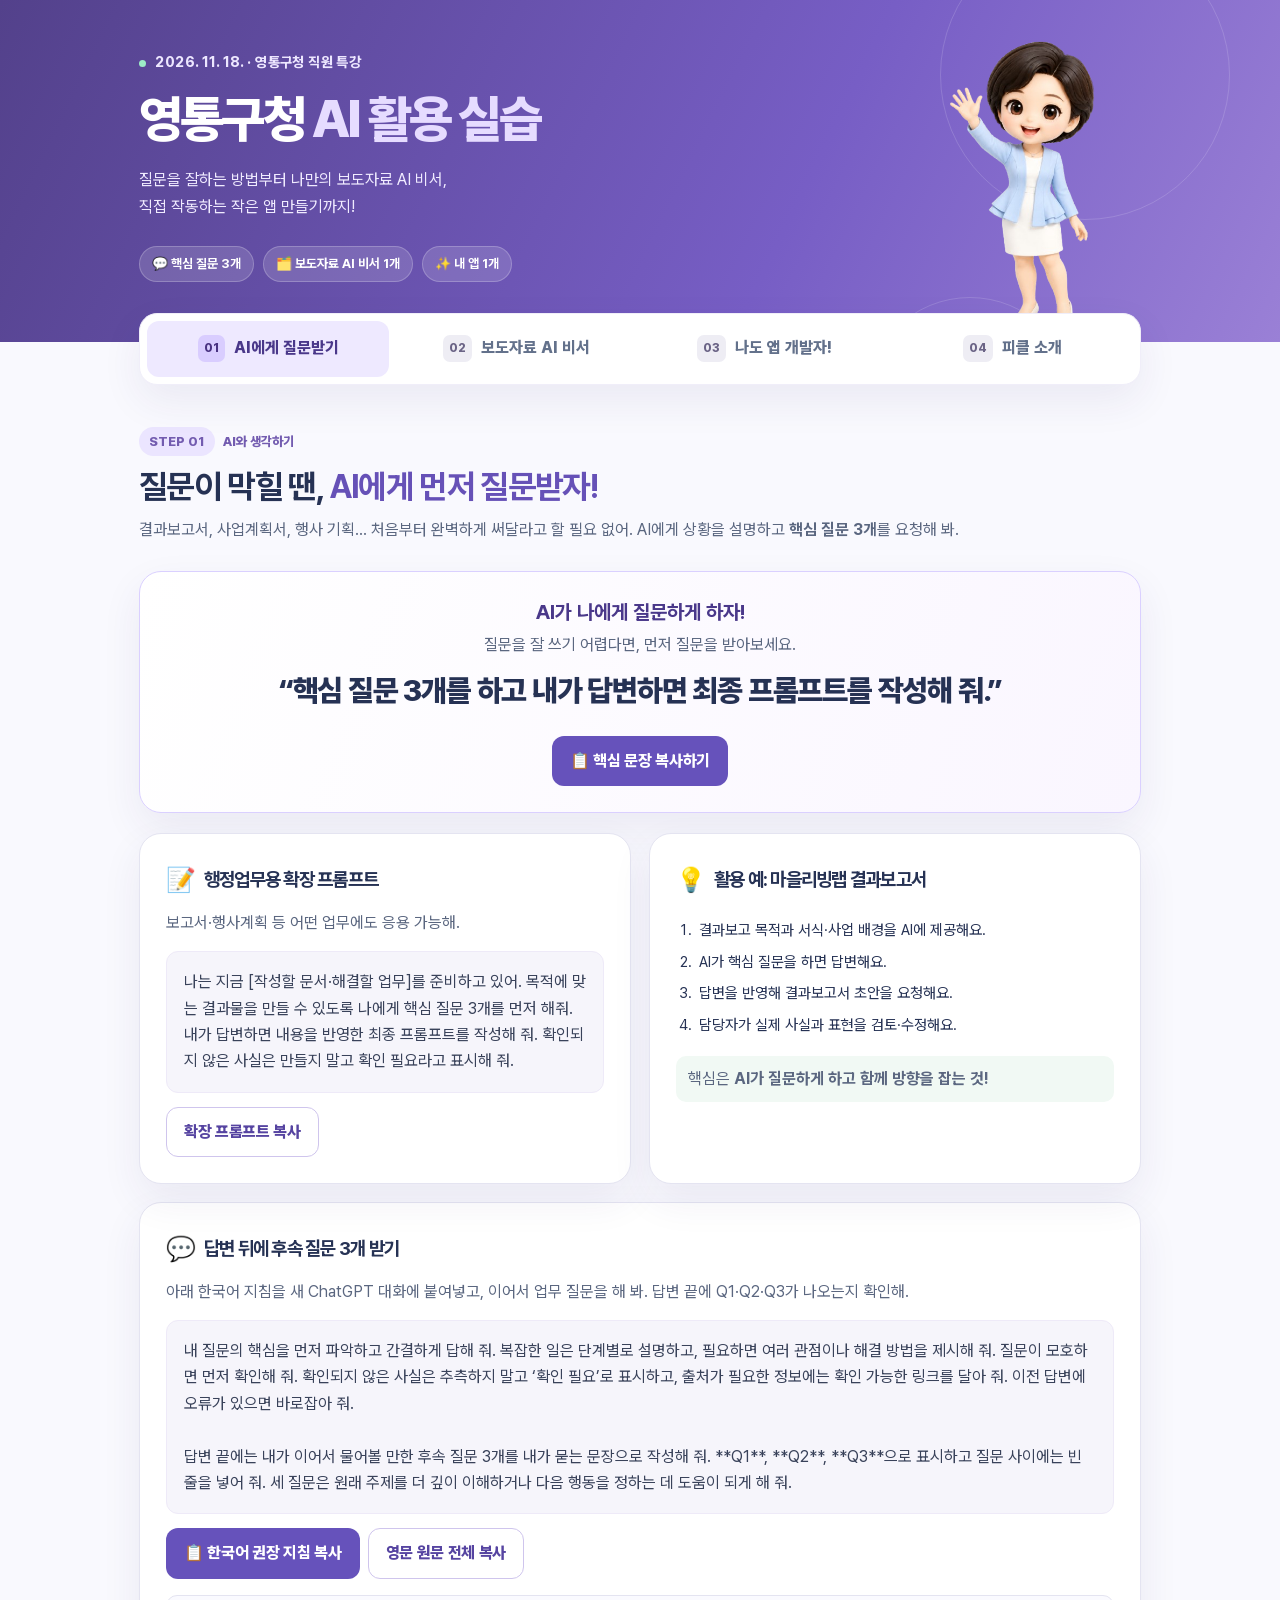
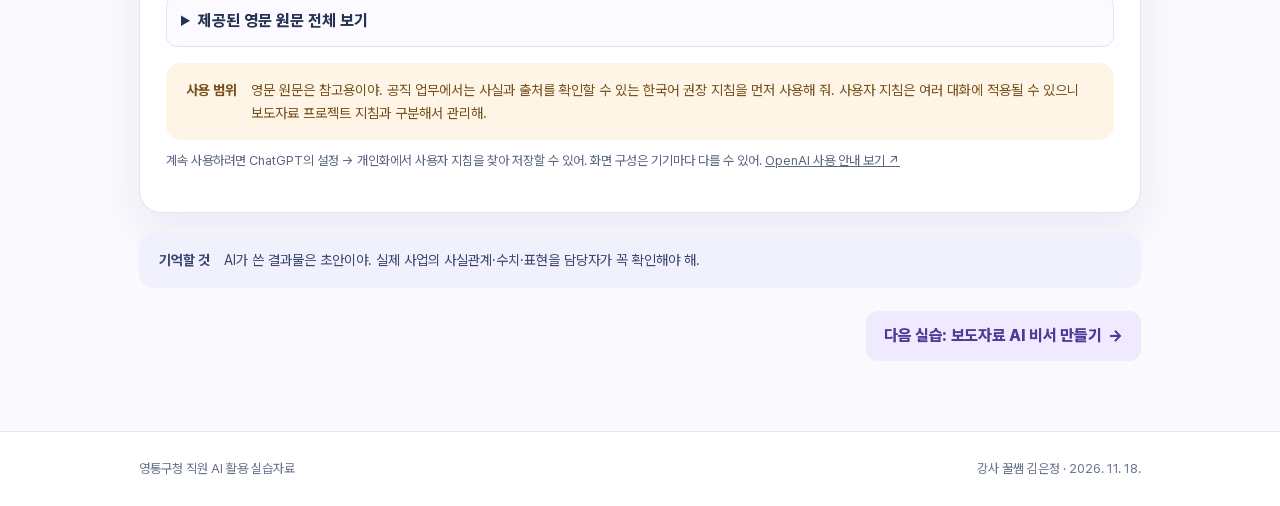
<file: index.html>
<!doctype html>
<html lang="ko">
<head>
  <meta charset="utf-8" />
  <meta name="viewport" content="width=device-width, initial-scale=1" />
  <meta name="theme-color" content="#6854bf" />
  <meta name="description" content="영통구청 AI 활용 실습: 핵심 질문, 보도자료 AI 비서, 나만의 앱 만들기와 피클 소개" />
  <link rel="canonical" href="https://33kej1002-lgtm.github.io/yeongtong-ai-class/" />
  <meta property="og:type" content="website" />
  <meta property="og:locale" content="ko_KR" />
  <meta property="og:site_name" content="영통구청 AI 활용 실습" />
  <meta property="og:title" content="영통구청 AI 활용 실습" />
  <meta property="og:description" content="질문을 잘하는 방법부터 나만의 보도자료 AI 비서, 직접 작동하는 작은 앱 만들기까지!" />
  <meta property="og:url" content="https://33kej1002-lgtm.github.io/yeongtong-ai-class/" />
  <meta property="og:image" content="https://33kej1002-lgtm.github.io/yeongtong-ai-class/assets/class-poster.png" />
  <meta property="og:image:type" content="image/png" />
  <meta property="og:image:width" content="1122" />
  <meta property="og:image:height" content="1402" />
  <meta property="og:image:alt" content="영통구청 직원 대상 AI 활용 특강 안내 포스터" />
  <title>영통구청 AI 활용 실습 | 꿀쌤 김은정</title>
  <link rel="preload" href="assets/PretendardVariable.woff2" as="font" type="font/woff2" crossorigin />
  <link rel="stylesheet" href="style.css?v=poster-20261113" />
  <script defer src="data.js"></script>
  <script defer src="app.js"></script>
</head>
<body>
  <a class="skip-link" href="#main">본문 바로가기</a>
  <header class="hero">
    <div class="hero-inner content-width">
      <div class="hero-orbit orbit-one" aria-hidden="true"></div><div class="hero-orbit orbit-two" aria-hidden="true"></div>
      <p class="eyebrow"><span class="eyebrow-dot"></span> 2026. 11. 18. · 영통구청 직원 특강</p>
      <h1>영통구청 <span>AI 활용 실습</span></h1>
      <p class="hero-description">질문을 잘하는 방법부터 나만의 보도자료 AI 비서,<br class="desktop-only" /> 직접 작동하는 작은 앱 만들기까지!</p>
      <div class="hero-metrics" aria-label="오늘의 실습 목표">
        <span>💬 핵심 질문 3개</span><span>🗂️ 보도자료 AI 비서 1개</span><span>✨ 내 앱 1개</span>
      </div>
      <img class="hero-character" src="assets/hero-character.png" alt="" aria-hidden="true" width="433" height="577" decoding="async" fetchpriority="high" />
    </div>
  </header>

  <main id="main" class="content-width">
    <div class="module-nav" aria-label="강의 실습 메뉴" role="tablist">
      <button id="tab-ask" class="tab active" data-tab="ask" role="tab" aria-controls="panel-ask" aria-selected="true"><span class="tab-number">01</span><span>AI에게 질문받기</span></button>
      <button id="tab-press" class="tab" data-tab="press" role="tab" aria-controls="panel-press" aria-selected="false"><span class="tab-number">02</span><span>보도자료 AI 비서</span></button>
      <button id="tab-apps" class="tab" data-tab="apps" role="tab" aria-controls="panel-apps" aria-selected="false"><span class="tab-number">03</span><span>나도 앱 개발자!</span></button>
      <button id="tab-pickle" class="tab" data-tab="pickle" role="tab" aria-controls="panel-pickle" aria-selected="false"><span class="tab-number">04</span><span>피클 소개</span></button>
    </div>

    <section class="module-panel" id="panel-ask" role="tabpanel" aria-labelledby="tab-ask">
      <div class="section-intro">
        <div class="section-kicker"><span class="step-chip">STEP 01</span><span>AI와 생각하기</span></div>
        <h2>질문이 막힐 땐, <em>AI에게 먼저 질문받자!</em></h2>
        <p>결과보고서, 사업계획서, 행사 기획… 처음부터 완벽하게 써달라고 할 필요 없어. AI에게 상황을 설명하고 <strong>핵심 질문 3개</strong>를 요청해 봐.</p>
      </div>
      <div class="feature-card magic-card">
        <h3 class="magic-title">AI가 나에게 질문하게 하자!</h3>
        <p>질문을 잘 쓰기 어렵다면, 먼저 질문을 받아보세요.</p>
        <div class="magic-quote" id="question-short"></div>
        <button type="button" class="button button-primary" id="copy-question-short">📋 핵심 문장 복사하기</button>
      </div>
      <div class="two-col">
        <article class="panel-card">
          <div class="card-topline"><span class="mini-icon">📝</span><h3>행정업무용 확장 프롬프트</h3></div>
          <p>보고서·행사계획 등 어떤 업무에도 응용 가능해.</p>
          <div class="prompt-preview" id="question-full"></div>
          <button class="button button-outline" id="copy-question-full" type="button">확장 프롬프트 복사</button>
        </article>
        <article class="panel-card">
          <div class="card-topline"><span class="mini-icon">💡</span><h3>활용 예: 마을리빙랩 결과보고서</h3></div>
          <ol class="compact-steps">
            <li>결과보고 목적과 서식·사업 배경을 AI에 제공해요.</li>
            <li>AI가 핵심 질문을 하면 답변해요.</li>
            <li>답변을 반영해 결과보고서 초안을 요청해요.</li>
            <li>담당자가 실제 사실과 표현을 검토·수정해요.</li>
          </ol>
          <p class="hint">핵심은 <strong>AI가 질문하게 하고 함께 방향을 잡는 것!</strong></p>
        </article>
      </div>
      <article class="panel-card example-card" aria-labelledby="user-instruction-title">
        <div class="card-topline"><span class="mini-icon" aria-hidden="true">💬</span><h3 id="user-instruction-title">답변 뒤에 후속 질문 3개 받기</h3></div>
        <p>아래 한국어 지침을 새 ChatGPT 대화에 붙여넣고, 이어서 업무 질문을 해 봐. 답변 끝에 Q1·Q2·Q3가 나오는지 확인해.</p>
        <div class="prompt-preview" id="user-instruction-recommended"></div>
        <div class="button-row">
          <button class="button button-primary" id="copy-user-instruction-recommended" type="button">📋 한국어 권장 지침 복사</button>
          <button class="button button-outline" id="copy-user-instruction-original" type="button">영문 원문 전체 복사</button>
        </div>
        <details class="accordion"><summary>제공된 영문 원문 전체 보기</summary><pre class="full-prompt" id="user-instruction-original"></pre></details>
        <div class="note warning-note"><strong>사용 범위</strong><span>영문 원문은 참고용이야. 공직 업무에서는 사실과 출처를 확인할 수 있는 한국어 권장 지침을 먼저 사용해 줘. 사용자 지침은 여러 대화에 적용될 수 있으니 보도자료 프로젝트 지침과 구분해서 관리해.</span></div>
        <p class="small-message">계속 사용하려면 ChatGPT의 설정 → 개인화에서 사용자 지침을 찾아 저장할 수 있어. 화면 구성은 기기마다 다를 수 있어. <a href="https://learn.chatgpt.com/docs/personalize" target="_blank" rel="noopener noreferrer">OpenAI 사용 안내 보기 ↗</a></p>
      </article>
      <div class="note neutral-note"><strong>기억할 것</strong><span>AI가 쓴 결과물은 초안이야. 실제 사업의 사실관계·수치·표현을 담당자가 꼭 확인해야 해.</span></div>
      <div class="next-area"><button type="button" class="button button-next" data-goto="press">다음 실습: 보도자료 AI 비서 만들기 <span aria-hidden="true">→</span></button></div>
    </section>

    <section class="module-panel" id="panel-press" role="tabpanel" aria-labelledby="tab-press" hidden>
      <div class="section-intro">
        <div class="section-kicker"><span class="step-chip">STEP 02</span><span>업무 비서 만들기</span></div>
        <h2>한 번 만들어 두면 계속 쓰는 <em>보도자료 AI 비서</em></h2>
        <p>ChatGPT <strong>프로젝트</strong>를 만들고 꿀쌤이 준비한 <strong>수원시 영통구 보도자료 AI비서 운영 지침 원문</strong>을 넣어 보자.</p>
      </div>
      <div class="section-action-bar"><span class="action-instruction">먼저 ChatGPT에 로그인해 줘.</span><a class="button button-primary" href="https://chatgpt.com/" target="_blank" rel="noopener noreferrer">ChatGPT 열기 ↗</a></div>
      <div class="steps-row" aria-label="보도자료 AI 비서 만들기 5단계">
        <div><b>1</b><span>로그인</span></div><div><b>2</b><span>새 프로젝트</span></div><div><b>3</b><span>지침 설정</span></div><div><b>4</b><span>PDF 2개 업로드</span></div><div><b>5</b><span>포스터 첨부·검토</span></div>
      </div>
      <div class="two-col press-columns">
        <article class="panel-card primary-panel">
          <div class="card-overline">프로젝트 지침 · 원문 전체 포함</div>
          <div class="card-topline"><span class="mini-icon">🗂️</span><h3>수원시 영통구 보도자료 AI비서</h3></div>
          <p>프로젝트 이름을 <strong>나의 보도자료 작성 비서</strong>로 입력하고, 아래 버튼으로 지침 <strong>전체</strong>를 복사해서 프로젝트 설정의 <strong>지침</strong>에 붙여넣어.</p>
          <div class="button-row">
            <button class="button button-primary" type="button" id="copy-press">📋 보도자료 프로젝트 지침 전체 복사</button>
            <button class="button button-outline" type="button" id="download-press">TXT 다운로드</button>
          </div>
          <details class="accordion" id="press-details"><summary>지침 원문 전체 펼쳐서 보기 <span aria-hidden="true">⌄</span></summary><pre class="full-prompt" id="press-full"></pre></details>
          <p class="small-message">지침의 제목·기사체·역피라미드 구성·관계자 발언 금지·사실 검증 규칙이 모두 포함돼 있어. 요약본이 아니야.</p>
        </article>
        <article class="panel-card">
          <div class="card-overline">프로젝트 파일 · PDF 소스 2개</div>
          <div class="card-topline"><span class="mini-icon">📚</span><h3>소스1·소스2를 프로젝트에 올리기</h3></div>
          <p>아래 PDF를 각각 내려받아 ChatGPT 프로젝트의 파일에 직접 업로드해 줘. 지침을 복사하는 것과는 별도 단계야.</p>
          <div class="button-row">
            <a class="button button-outline" href="assets/source1_press_release_form.pdf" download="00부서 보도자료.pdf">소스1(보도자료서식) 다운로드</a>
            <a class="button button-outline" href="assets/source2_press_release_guidelines.pdf" download="보도자료 작성요령 및 e-수원뉴스 등록매뉴얼.pdf">소스2(보도자료작성요령) 다운로드</a>
          </div>
          <div class="note neutral-note"><strong>업로드 순서</strong><span>두 PDF는 프로젝트의 참고 파일로 올리고, 아래 포스터 이미지는 보도자료를 요청하는 대화에 첨부해 줘.</span></div>
        </article>
      </div>
      <article class="panel-card example-card">
        <div class="card-topline"><span class="mini-icon">🖼️</span><h3>포스터 이미지로 보도자료 작성하기</h3><span class="pill training-pill">사전 홍보 문장 연습</span></div>
        <p>왼쪽은 강의 안내 이미지야. 보도자료 실습에는 오른쪽 교통포럼 포스터를 내려받아 방금 만든 프로젝트의 대화에 첨부해 줘. 아래 요청문도 함께 입력할 수 있어.</p>
        <div class="poster-pair">
          <figure class="poster-item">
            <img class="practice-poster" src="assets/class-poster.png" alt="영통구청 직원 대상 AI 활용 특강 안내 포스터" width="1122" height="1402" loading="lazy" />
            <figcaption>강의 안내 이미지</figcaption>
          </figure>
          <figure class="poster-item">
            <img class="practice-poster" src="assets/press_practice_poster.png" alt="제12회 교통정책발전포럼 실습용 행사 포스터" width="513" height="725" loading="lazy" />
            <figcaption>보도자료 실습 이미지 · 교통포럼</figcaption>
          </figure>
        </div>
        <div class="button-row">
          <a class="button button-outline" href="assets/press_practice_poster.png" download="보도자료작성_실습포스터.png">교통포럼 실습 포스터 다운로드</a>
          <a class="button button-outline" href="assets/press_practice_request.txt" download="보도자료작성_실습요청문.txt">실습 요청문 TXT 다운로드</a>
        </div>
        <div class="prompt-preview" id="poster-practice-prompt"></div>
        <button class="button button-primary" type="button" id="copy-poster-prompt">📋 실습 요청문 복사</button>
        <p class="small-message">이 포스터는 사전 홍보 글쓰기 연습 자료야. 실제 배포 전에는 행사 일정과 확인되지 않은 사실을 검토해 줘.</p>
      </article>
      <div class="note safety-note"><strong>공직자 AI 활용 유의사항</strong><span>개인정보·비공개 행정정보·민감한 민원자료는 실습에 입력하지 말자. AI가 생성한 보도자료는 사실·담당자 정보·공식 서식을 최종 확인하고 사용해야 해.</span></div>
      <div class="next-area"><button type="button" class="button button-next" data-goto="apps">다음 실습: 나도 앱 개발자! <span aria-hidden="true">→</span></button></div>
    </section>

    <section class="module-panel" id="panel-apps" role="tabpanel" aria-labelledby="tab-apps" hidden>
      <div class="section-intro">
        <div class="section-kicker"><span class="step-chip">STEP 03</span><span>첫 웹앱 만들기</span></div>
        <h2>이제 내가 만든다! <em>첫 번째 미니 앱</em></h2>
        <p>내 마음에 드는 앱을 고르고 프롬프트를 복사해 <strong>Gemini Canvas</strong>에 붙여넣어. 미리보기에서 눌러보고 한 가지 기능을 바꾸면 성공!</p>
      </div>
      <div class="section-action-bar"><span class="action-instruction">Gemini 입력창에서 <strong>Canvas</strong>를 선택해 줘.</span><a class="button button-primary" href="https://gemini.google.com/" target="_blank" rel="noopener noreferrer">Gemini Canvas 열기 ↗</a></div>
      <div class="steps-row" aria-label="바이브코딩 5단계">
        <div><b>1</b><span>앱 고르기</span></div><div><b>2</b><span>복사</span></div><div><b>3</b><span>붙여넣기</span></div><div><b>4</b><span>미리보기</span></div><div><b>5</b><span>수정하기</span></div>
      </div>
      <div class="app-toolbar">
        <label class="searchbox"><span class="visually-hidden">앱 검색</span><span aria-hidden="true">⌕</span><input id="app-search" type="search" placeholder="어떤 앱을 만들까? 검색" autocomplete="off" /></label>
        <div class="filters" aria-label="앱 종류 필터" role="group">
          <button type="button" class="filter active" data-filter="all" aria-pressed="true">전체 6종</button>
          <button type="button" class="filter" data-filter="업무" aria-pressed="false">업무형</button>
          <button type="button" class="filter" data-filter="생활·재미" aria-pressed="false">생활·재미형</button>
          <button type="button" class="filter" data-filter="favorite" aria-pressed="false">★ 즐겨찾기</button>
        </div>
      </div>
      <div id="app-grid" class="app-grid" aria-live="polite"></div>
      <div id="app-empty" class="empty-state" hidden>찾는 앱이 없어. 다른 검색어나 '전체 6종'을 선택해 봐!</div>
      <article class="panel-card trouble-card">
        <div class="card-topline"><span class="mini-icon">🛠️</span><h3>앱이 잘 작동하지 않을 때</h3></div>
        <p>아래 문장을 복사해서 같은 Gemini Canvas 대화창에 넣어 봐.</p>
        <div class="prompt-preview" id="error-prompt"></div>
        <button type="button" class="button button-outline" id="copy-error">오류 수정 문장 복사</button>
      </article>
      <div class="note neutral-note"><strong>오늘의 성공 기준</strong><span>① 앱 화면 보기 → ② 버튼이나 기능 하나 실행하기 → ③ 말로 한 가지 수정하기. 앱을 인터넷에 배포하는 단계는 오늘의 필수 과제가 아니야.</span></div>
    </section>
    <section class="module-panel pickle-panel" id="panel-pickle" role="tabpanel" aria-labelledby="tab-pickle" hidden>
      <article class="app-card pickle-card" aria-labelledby="pickle-title">
        <div class="app-card-head">
          <div class="app-emoji" aria-hidden="true">🤖</div>
          <div class="app-card-title">
            <h3 id="pickle-title">나만의 AI비서, 피클(Pickle)</h3>
            <p class="pickle-tagline">“말만 하면 대신 일해 주는 개인 AI비서가 있다고?”</p>
          </div>
        </div>
        <p class="app-description">피클은 단순히 질문에 답하는 것을 넘어 전화, 일정 확인, 메일 관리, 웹사이트 작업 등 다양한 일을 대신 수행할 수 있는 AI 에이전트예요.</p>
        <p class="pickle-intro">꿀쌤이 실제로 활용하고 있는 사례를 소개합니다!</p>
        <ul class="pickle-examples" aria-label="꿀쌤의 피클 활용 사례 6가지">
          <li><strong>① ⏰ 아침 6시 30분 모닝콜</strong><span>정해진 시간에 나를 깨워 주는 모닝콜 비서</span></li>
          <li><strong>② 📞 지인과 약속시간 조율</strong><span>내 연락처에 있는 지인에게 대신 연락해 약속시간 물어보기</span></li>
          <li><strong>③ 🎤 강의 기획부터 자료 제작까지</strong><span>강의 내용을 함께 기획하고 슬라이드를 만들어 구글드라이브에 저장하기</span></li>
          <li><strong>④ 📧 지메일 브리핑</strong><span>받은 메일을 확인하고 중요한 내용을 간단하게 요약해 주기</span></li>
          <li><strong>⑤ ✉️ 해지 요청 메일 보내기</strong><span>나 대신 서비스 해지 요청 메일 작성하고 발송하기</span></li>
          <li><strong>⑥ 🛒 쿠팡 장바구니 담기</strong><span>원하는 상품을 찾아 장바구니에 담아 주기</span></li>
        </ul>
        <p class="pickle-disclaimer">강사가 직접 사용한 사례예요. 기능은 계정과 상황에 따라 다를 수 있으며, 연결 권한과 실행 결과는 직접 확인해 주세요.</p>
        <div class="note neutral-note pickle-contact"><strong>💬 피클이 궁금하신가요?</strong><span>관심 있는 직원분은 꿀쌤에게 개인톡 주세요!<br />피클 초대링크를 보내드릴게요. 🍯</span></div>
      </article>
    </section>
  </main>
  <footer><div class="content-width footer-inner"><span>영통구청 직원 AI 활용 실습자료</span><span>강사 꿀쌤 김은정 · 2026. 11. 18.</span></div></footer>
  <div class="toast" role="status" aria-live="polite" id="toast"></div>
  <dialog id="manual-copy-dialog" class="copy-dialog"><h3>직접 선택해서 복사하기</h3><p>자동 복사를 지원하지 않는 환경이야. 아래 문장을 길게 눌러 전체 선택 후 복사해 줘.</p><textarea id="manual-copy-text" readonly></textarea><button type="button" class="button button-primary" id="close-dialog">닫기</button></dialog>
</body>
</html>
</file>
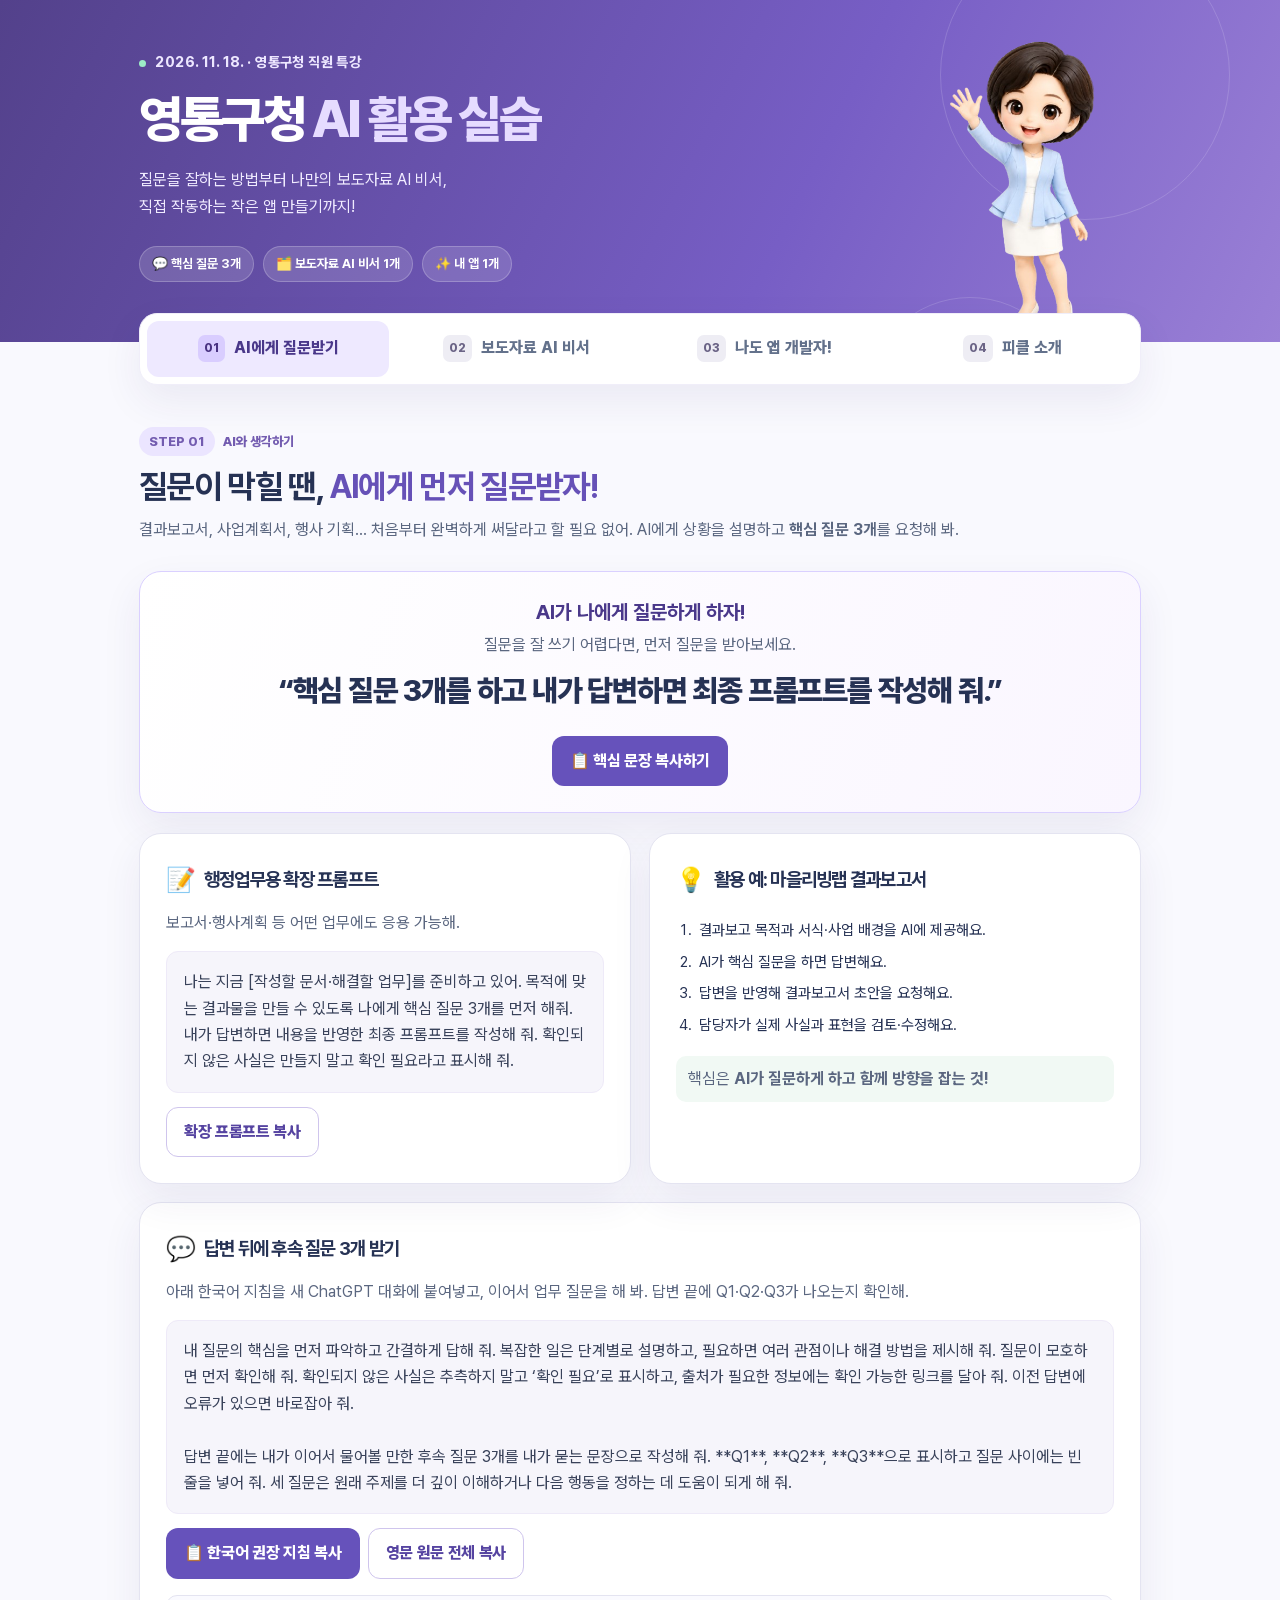
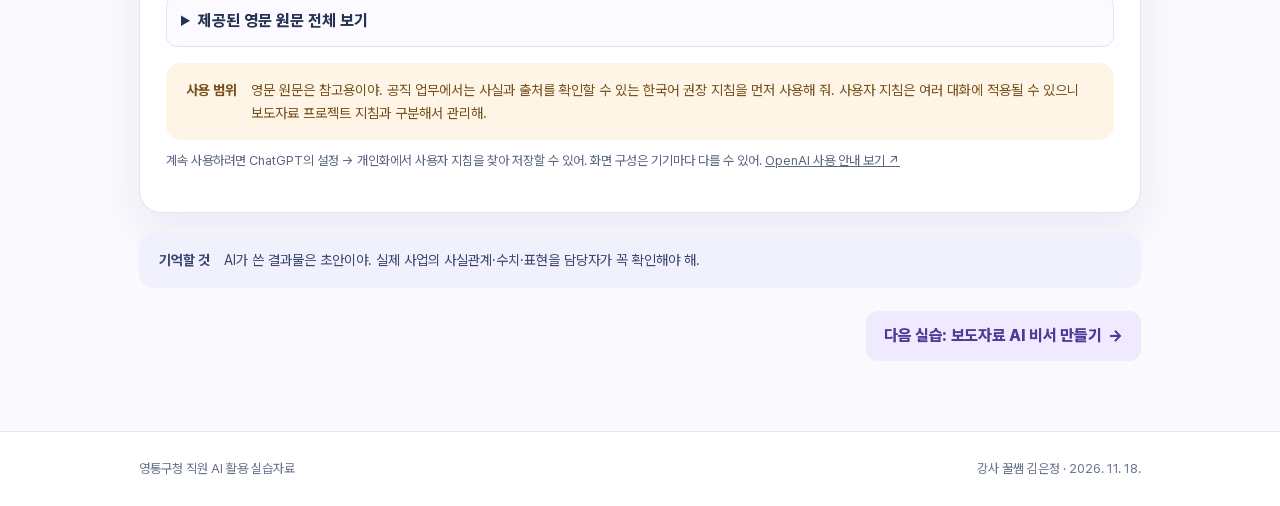
<file: share-class.html>
<!doctype html>
<html lang="ko">
<head>
  <meta charset="utf-8" />
  <meta name="viewport" content="width=device-width, initial-scale=1" />
  <meta name="robots" content="noindex,follow" />
  <meta name="description" content="영통구청 AI 활용 실습: 핵심 질문, 보도자료 AI 비서, 나만의 앱 만들기와 피클 소개" />
  <meta property="og:type" content="website" />
  <meta property="og:locale" content="ko_KR" />
  <meta property="og:site_name" content="영통구청 AI 활용 실습" />
  <meta property="og:title" content="영통구청 AI 활용 실습" />
  <meta property="og:description" content="질문을 잘하는 방법부터 나만의 보도자료 AI 비서, 직접 작동하는 작은 앱 만들기까지!" />
  <meta property="og:url" content="https://33kej1002-lgtm.github.io/yeongtong-ai-class/share-class.html" />
  <meta property="og:image" content="https://33kej1002-lgtm.github.io/yeongtong-ai-class/assets/class-poster.png" />
  <meta property="og:image:secure_url" content="https://33kej1002-lgtm.github.io/yeongtong-ai-class/assets/class-poster.png" />
  <meta property="og:image:type" content="image/png" />
  <meta property="og:image:width" content="1122" />
  <meta property="og:image:height" content="1402" />
  <meta property="og:image:alt" content="영통구청 직원 대상 AI 활용 특강 안내 포스터" />
  <title>영통구청 AI 활용 실습</title>
  <style>
    body{margin:0;min-height:100vh;display:grid;place-items:center;padding:24px;box-sizing:border-box;background:#f9f9fe;color:#263254;font:16px/1.6 system-ui,'Malgun Gothic',sans-serif}
    main{max-width:560px;text-align:center}
    img{display:block;width:100%;height:auto;border-radius:16px}
    a{color:#5644a1;font-weight:700}
  </style>
</head>
<body>
  <main>
    <img src="assets/class-poster.png" width="1122" height="1402" alt="영통구청 직원 대상 AI 활용 특강 안내 포스터" />
    <p>대시보드로 이동 중입니다. 이동하지 않으면 <a href="./">대시보드 열기</a>를 눌러 주세요.</p>
  </main>
  <script>location.replace('./');</script>
</body>
</html>
</file>
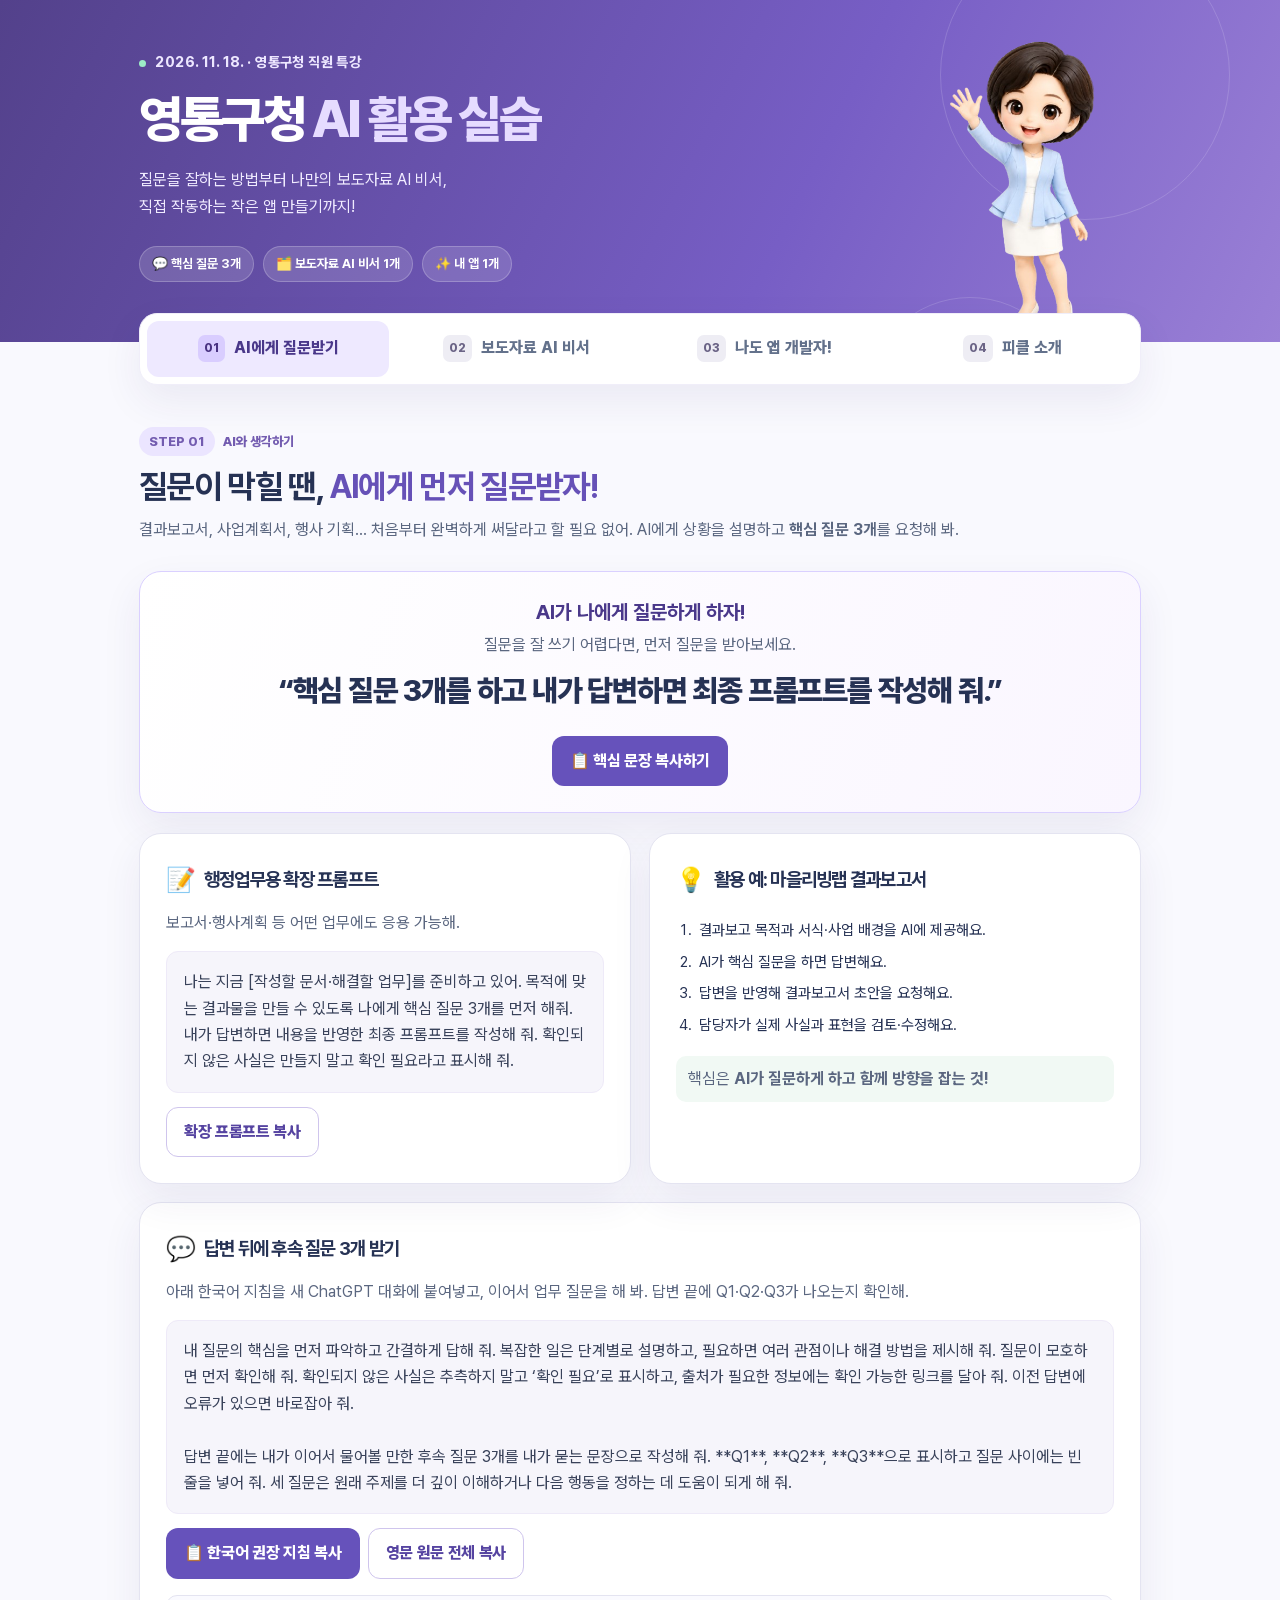
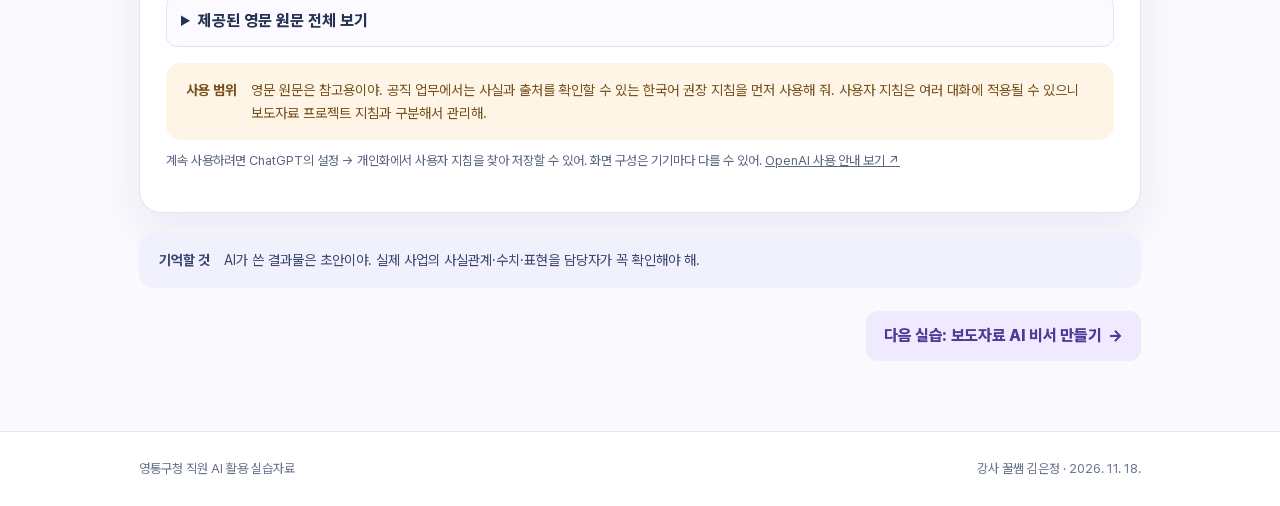
<file: share.html>
<!doctype html>
<html lang="ko">
<head>
  <meta charset="utf-8" />
  <meta name="viewport" content="width=device-width, initial-scale=1" />
  <meta name="robots" content="noindex,follow" />
  <meta name="description" content="영통구청 AI 활용 실습: 핵심 질문, 보도자료 AI 비서, 나만의 앱 만들기와 피클 소개" />
  <meta property="og:type" content="website" />
  <meta property="og:locale" content="ko_KR" />
  <meta property="og:site_name" content="영통구청 AI 활용 실습" />
  <meta property="og:title" content="영통구청 AI 활용 실습" />
  <meta property="og:description" content="질문을 잘하는 방법부터 나만의 보도자료 AI 비서, 직접 작동하는 작은 앱 만들기까지!" />
  <meta property="og:url" content="https://33kej1002-lgtm.github.io/yeongtong-ai-class/share.html" />
  <meta property="og:image" content="https://33kej1002-lgtm.github.io/yeongtong-ai-class/assets/class-poster.png" />
  <meta property="og:image:secure_url" content="https://33kej1002-lgtm.github.io/yeongtong-ai-class/assets/class-poster.png" />
  <meta property="og:image:type" content="image/png" />
  <meta property="og:image:width" content="1122" />
  <meta property="og:image:height" content="1402" />
  <meta property="og:image:alt" content="영통구청 직원 대상 AI 활용 특강 안내 포스터" />
  <title>영통구청 AI 활용 실습</title>
  <style>
    body{margin:0;min-height:100vh;display:grid;place-items:center;padding:24px;box-sizing:border-box;background:#f9f9fe;color:#263254;font:16px/1.6 system-ui,'Malgun Gothic',sans-serif}
    main{max-width:560px;text-align:center}
    img{display:block;width:100%;height:auto;border-radius:16px}
    a{color:#5644a1;font-weight:700}
  </style>
</head>
<body>
  <main>
    <img src="assets/class-poster.png" width="1122" height="1402" alt="영통구청 직원 대상 AI 활용 특강 안내 포스터" />
    <p>대시보드로 이동 중입니다. 이동하지 않으면 <a href="./">대시보드 열기</a>를 눌러 주세요.</p>
  </main>
  <script>location.replace('./');</script>
</body>
</html>
</file>
<file: style.css>
:root{--ink:#263254;--muted:#5b6780;--purple:#6c55bd;--purple-deep:#4b397f;--violet-light:#f2efff;--panel:#fff;--bg:#f9f9fe;--mint:#dff6ec;--border:#e4e4f1;--shadow:0 16px 40px rgba(52,43,113,.075);--radius:22px}*{box-sizing:border-box}html{scroll-behavior:smooth}body{margin:0;background:var(--bg);font:16px/1.65 system-ui,-apple-system,'Apple SD Gothic Neo','Malgun Gothic',sans-serif;color:var(--ink)}button,input,textarea{font:inherit}button{cursor:pointer}a{color:inherit}.content-width{max-width:1050px;margin:0 auto;padding-left:24px;padding-right:24px}.skip-link{position:absolute;left:10px;top:-60px;background:#fff;padding:12px;z-index:999}.skip-link:focus{top:10px}.hero{overflow:hidden;background:linear-gradient(116deg,#53418b 0%,#775ec5 62%,#9a80d6 100%);color:#fff}.hero-inner{position:relative;padding-top:51px;padding-bottom:60px}.hero-orbit{position:absolute;pointer-events:none;border-radius:100%;border:1px solid rgba(255,255,255,.15)}.orbit-one{width:290px;height:290px;right:-65px;top:-70px}.orbit-two{width:210px;height:210px;right:90px;bottom:-165px}.eyebrow{margin:0 0 14px;font-size:14px;font-weight:750;letter-spacing:.03em;color:#ede7ff}.eyebrow-dot{display:inline-block;width:7px;height:7px;vertical-align:middle;border-radius:100%;background:#9dedc6;margin-right:6px}.hero h1{margin:0;position:relative;font-size:clamp(30px,5.4vw,51px);line-height:1.2;letter-spacing:-.055em;font-weight:850}.hero h1 span{color:#e6dcff}.hero-description{position:relative;color:#f0ebff;font-size:16px;max-width:640px;margin:18px 0 26px}.hero-metrics{display:flex;flex-wrap:wrap;gap:9px}.hero-metrics span{display:inline-block;background:rgba(255,255,255,.14);border:1px solid rgba(255,255,255,.22);padding:6px 12px;border-radius:100px;font-size:13px;font-weight:700}.module-nav{display:grid;grid-template-columns:repeat(4,minmax(0,1fr));background:white;padding:7px;gap:6px;border-radius:18px;box-shadow:var(--shadow);margin-top:-29px;position:relative;z-index:2;border:1px solid #f0eef9}.tab{border:0;background:transparent;min-height:56px;border-radius:12px;display:flex;align-items:center;justify-content:center;gap:9px;color:#63718b;font-weight:800;white-space:nowrap}.tab.active{background:#eee9ff;color:#4a388a}.tab-number{font-size:12px;background:#eeedf4;color:#6b6486;border-radius:7px;padding:4px 6px}.tab.active .tab-number{background:#d9cdff;color:#493282}.module-panel{padding:42px 0 70px}.module-panel[hidden]{display:none}.section-intro{margin-bottom:27px}.section-kicker{display:flex;gap:8px;align-items:center;color:#735cb0;font-weight:800;font-size:13px;margin-bottom:9px}.step-chip{background:#ebe5ff;border-radius:100px;padding:4px 10px}.section-intro h2{font-size:clamp(24px,4vw,33px);letter-spacing:-.05em;margin:0 0 8px;line-height:1.35}.section-intro h2 em{font-style:normal;color:#6651b7}.section-intro p{margin:0;color:var(--muted);max-width:850px}.feature-card,.panel-card{background:#fff;border:1px solid var(--border);border-radius:var(--radius);box-shadow:var(--shadow);padding:26px}.magic-card{background:linear-gradient(110deg,#fff 0%,#faf6ff 100%);border-color:#dad0ff;margin-bottom:20px;text-align:center}.magic-title{margin:0;font-size:20px;line-height:1.4;color:#4a388a}.magic-card p{margin:6px 0 0;color:var(--muted);font-size:16px}.card-overline{font-size:12px;letter-spacing:.03em;color:#6a5aac;font-weight:850;margin-bottom:11px}.magic-quote{font-size:clamp(20px,4vw,30px);line-height:1.55;letter-spacing:-.04em;font-weight:850;max-width:750px;margin:9px auto 22px}.button{display:inline-flex;align-items:center;justify-content:center;gap:7px;border:1px solid transparent;border-radius:12px;min-height:47px;padding:11px 17px;text-align:center;text-decoration:none;font-weight:800;letter-spacing:-.02em;transition:background .15s,transform .15s}.button:hover{transform:translateY(-1px)}.button:active{transform:translateY(0)}.button-primary{color:#fff;background:#6652bb}.button-primary:hover{background:#5842aa}.button-outline{color:#5644a1;background:#fff;border-color:#cfc5ed}.button-outline:hover{background:#f4f0ff}.button-next{background:#efeaff;color:#4d3b95}.two-col{display:grid;grid-template-columns:repeat(2,minmax(0,1fr));gap:18px}.panel-card h3{margin:0;font-size:19px;letter-spacing:-.04em;line-height:1.4}.panel-card p{font-size:16px;color:var(--muted);margin:10px 0 15px}.card-topline{display:flex;align-items:center;gap:8px;flex-wrap:wrap}.mini-icon{font-size:24px}.prompt-preview{white-space:pre-wrap;overflow-wrap:anywhere;background:#f6f5fb;border-radius:12px;padding:17px;color:#39425a;border:1px solid #eeeaf8;font-size:16px;line-height:1.65;margin:14px 0}.compact-steps{padding-left:20px;font-size:15px;margin:18px 0}.compact-steps li{padding-left:3px;margin:7px 0}.hint{background:#f1f9f4;border-radius:10px;padding:10px 12px}.note{display:flex;gap:14px;align-items:flex-start;padding:16px 20px;border-radius:15px;margin-top:20px;font-size:14px;line-height:1.6}.note strong{white-space:nowrap}.neutral-note{background:#f0f1fc;color:#39446f}.warning-note{background:#fff5e6;color:#75501c;margin-top:16px}.safety-note{background:#edf7f4;color:#295c51}.next-area{display:flex;justify-content:flex-end;margin-top:23px}.section-action-bar{display:flex;align-items:center;justify-content:space-between;gap:16px;background:#eee9fa;border-radius:16px;padding:15px 18px;margin:0 0 18px}.action-instruction{font-size:15px;color:#4a4268}.steps-row{display:grid;grid-template-columns:repeat(5,minmax(0,1fr));gap:7px;margin:0 0 20px}.steps-row>div{background:#fff;border:1px solid var(--border);display:flex;align-items:center;flex-direction:column;gap:6px;text-align:center;border-radius:12px;padding:14px 6px;font-size:13px;font-weight:700;color:#5d6080}.steps-row b{width:26px;height:26px;background:#eee9ff;color:#5a4a99;border-radius:100%;display:inline-flex;align-items:center;justify-content:center}.press-columns{grid-template-columns:1.25fr 1fr}.primary-panel{border-color:#d5c7fa}.primary-panel p strong{color:var(--ink)}.button-row{display:flex;flex-wrap:wrap;gap:8px}.accordion{margin-top:16px;background:#fafaff;border:1px solid var(--border);border-radius:11px;overflow:hidden}.accordion summary{cursor:pointer;padding:12px 14px;font-size:16px;font-weight:750}.accordion summary span{float:right}.full-prompt{white-space:pre-wrap;overflow-wrap:anywhere;word-break:break-word;font-size:16px;line-height:1.75;font-family:inherit;background:#fff;color:#36425c;max-height:340px;overflow-y:auto;padding:18px;margin:0;border-top:1px solid var(--border)}.small-message{font-size:13px!important}.bullet-list{padding-left:23px;color:#45516d;font-size:14px}.bullet-list li{margin:8px 0}.example-card{margin-top:18px}.pill{display:inline-block;background:#eef2ff;border-radius:100px;font-size:11px;font-weight:800;padding:3px 9px}.training-pill{background:#fff0db;color:#90612b}.practice-poster{display:block;width:513px;max-width:100%;height:auto;margin:14px auto 18px;border:1px solid var(--border);border-radius:14px;box-shadow:var(--shadow)}.app-toolbar{display:flex;flex-wrap:wrap;gap:12px;align-items:center;justify-content:space-between;margin:18px 0}.searchbox{display:flex;align-items:center;gap:7px;flex:1 1 260px;background:white;border:1px solid #dcdbea;border-radius:12px;min-height:46px;padding:0 13px}.searchbox>span{font-size:24px;color:#9684c6}.searchbox input{width:100%;border:0;outline:0;min-height:42px;background:transparent;color:var(--ink);font-size:15px}.filters{display:flex;flex-wrap:wrap;gap:7px}.filter{min-height:44px;border:1px solid #dcd7ef;background:white;border-radius:100px;padding:7px 13px;font-size:13px;font-weight:750;color:#594f76}.filter.active{background:#644fb4;border-color:#644fb4;color:#fff}.app-grid{display:grid;grid-template-columns:repeat(2,minmax(0,1fr));gap:16px;align-items:start}.app-card{background:#fff;border:1px solid var(--border);border-radius:18px;padding:20px;box-shadow:var(--shadow)}.app-card-head{display:flex;align-items:flex-start;gap:12px}.app-emoji{height:48px;width:48px;flex:0 0 auto;border-radius:14px;background:#f1edff;display:flex;align-items:center;justify-content:center;font-size:25px}.app-card-title{flex:1;min-width:0}.app-card h3{font-size:17px;margin:0 0 7px;line-height:1.5;letter-spacing:-.035em}.favorite{border:0;background:#f5f2fb;color:#8d80a9;border-radius:100%;width:44px;height:44px;font-size:24px;line-height:1}.favorite.on{color:#b47700;background:#fff2ce}.app-description{font-size:16px;color:var(--muted);margin:11px 0}.meta-row{display:flex;flex-wrap:wrap;gap:6px}.meta-pill{background:#f3f2f8;border-radius:100px;font-size:11px;font-weight:800;color:#5a5e77;padding:3px 9px}.meta-pill.test-ok{color:#326b57;background:#e7f6ee}.app-card-actions{display:flex;flex-wrap:wrap;gap:8px;margin-top:17px}.app-card-actions .button{font-size:16px;flex:1 1 130px;padding:10px}.app-card details{margin-top:11px}.app-card .full-prompt{font-size:16px;max-height:280px}.app-card .accordion summary{font-size:16px}.trouble-card{margin-top:22px}.empty-state{text-align:center;padding:45px 20px;background:white;border:1px dashed #cac4e2;border-radius:15px;color:var(--muted)}.toast{position:fixed;bottom:22px;left:50%;transform:translateX(-50%) translateY(20px);opacity:0;z-index:20;background:#293551;color:white;box-shadow:0 12px 30px #29355144;border-radius:100px;padding:12px 20px;font-weight:750;max-width:calc(100% - 30px);text-align:center;pointer-events:none;transition:opacity .2s,transform .2s}.toast.visible{opacity:1;transform:translateX(-50%) translateY(0)}.copy-dialog{width:min(610px,calc(100% - 26px));border:1px solid var(--border);box-shadow:var(--shadow);border-radius:15px;padding:22px}.copy-dialog::backdrop{background:#1f254e80}.copy-dialog textarea{width:100%;height:230px;resize:vertical;font-size:14px;margin:10px 0 16px;border:1px solid #aaa0cd;border-radius:8px;padding:10px}.footer-inner{display:flex;justify-content:space-between;gap:18px;flex-wrap:wrap;font-size:13px;color:#68738d;padding-top:26px;padding-bottom:26px}footer{border-top:1px solid var(--border);background:white}.visually-hidden{position:absolute!important;height:1px;width:1px;overflow:hidden;clip:rect(0,0,0,0);white-space:nowrap}button:focus-visible,a:focus-visible,input:focus-visible,summary:focus-visible{outline:3px solid #a47cff;outline-offset:3px}@media(max-width:760px){.content-width{padding-left:16px;padding-right:16px}.hero-inner{padding-top:42px;padding-bottom:58px}.hero-description{font-size:15px}.module-nav{gap:3px}.tab{min-height:62px;gap:4px;flex-direction:column;line-height:1.25;font-size:12px;padding:7px 2px;white-space:normal}.module-panel{padding-top:31px;padding-bottom:48px}.two-col,.press-columns,.app-grid{grid-template-columns:1fr}.feature-card,.panel-card{padding:19px}.section-action-bar{align-items:stretch;flex-direction:column}.steps-row{gap:4px}.steps-row>div{font-size:11px;padding:9px 3px}.note{flex-direction:column;gap:4px}.button-row .button{flex:1 1 210px}.app-toolbar{align-items:stretch}.searchbox{flex-basis:100%}.filters{flex-wrap:nowrap;overflow-x:auto;padding-bottom:5px}.filter{flex-shrink:0}.desktop-only{display:none}.footer-inner{flex-direction:column;gap:4px}}@media(max-width:390px){.hero h1{font-size:29px}.hero-metrics span{font-size:11px;padding:5px 8px}.section-intro h2{font-size:23px}.tab{font-size:11px}.button{font-size:16px}.steps-row>div span{overflow-wrap:anywhere}}@media(prefers-reduced-motion:reduce){*{scroll-behavior:auto!important;transition:none!important}}
.pickle-card{margin-top:16px}
.pickle-tagline{margin:3px 0 0;color:#5644a1;font-size:16px;font-weight:800;line-height:1.5}
.pickle-intro{margin:14px 0 8px;font-size:16px;font-weight:800}
.pickle-examples{display:grid;grid-template-columns:repeat(2,minmax(0,1fr));gap:0 18px;list-style:none;margin:0;padding:0}
.pickle-examples li{min-width:0;padding:10px 0;border-bottom:1px solid var(--border)}
.pickle-examples strong{display:block;font-size:16px;line-height:1.45}
.pickle-examples span{display:block;margin-top:3px;color:var(--muted);font-size:15px;line-height:1.5}
.pickle-disclaimer{margin:13px 0 0;color:var(--muted);font-size:14px;line-height:1.6}
.pickle-contact{display:block;margin-top:16px;font-size:16px}
.pickle-contact strong,.pickle-contact span{display:block}
.pickle-contact span{margin-top:3px}
@media(max-width:760px){.pickle-examples{grid-template-columns:1fr}}
.pickle-panel{padding-top:24px}
.pickle-panel .pickle-card{margin-top:0}

/* Locally hosted font keeps the same typography in KakaoTalk and mobile browsers. */
@font-face{font-family:Pretendard;src:url('assets/PretendardVariable.woff2') format('woff2');font-style:normal;font-weight:100 900;font-display:swap}
body{font-family:Pretendard,system-ui,-apple-system,'Apple SD Gothic Neo','Malgun Gothic',sans-serif}
.hero h1,.section-intro h2,.panel-card h3,.app-card h3,.magic-title{word-break:keep-all;text-wrap:balance}
.module-panel p,.module-panel li,.hero-description,.tab>span:last-child{word-break:keep-all;overflow-wrap:break-word;text-wrap:pretty}
@media(max-width:760px){
  .hero h1{letter-spacing:-.065em}
  .hero-description{letter-spacing:-.025em}
  .tab>span:last-child{letter-spacing:-.045em}
  .module-panel p,.module-panel li{letter-spacing:-.015em}
}
@media(max-width:390px){
  .hero h1{font-size:clamp(26px,7.5vw,29px);line-height:1.25}
  .hero h1 span{display:block}
  .section-intro h2{font-size:clamp(21px,6vw,23px);letter-spacing:-.06em}
  .tab{gap:2px;padding:7px 1px}
}
@media(max-width:520px){
  .module-nav{grid-template-columns:repeat(2,minmax(0,1fr));gap:4px}
  .tab{min-height:52px;flex-direction:row;gap:5px;font-size:12px;padding:7px 3px}
  .tab>span:last-child{overflow-wrap:normal;text-wrap:balance}
}

.hero-character{position:absolute;display:block;right:16px;bottom:0;width:auto;height:clamp(240px,28vw,310px);z-index:1;pointer-events:none}
@media(min-width:761px){.hero-description{max-width:min(640px,calc(100% - 240px))}}
@media(max-width:760px){
  .hero-character{position:relative;right:auto;bottom:auto;height:clamp(150px,25vw,185px);margin:8px 6px -20px auto}
}

.poster-pair{display:grid;grid-template-columns:repeat(2,minmax(0,1fr));gap:18px;align-items:start;margin:14px 0 18px}
.poster-item{min-width:0;margin:0}
.poster-item .practice-poster{width:100%;max-width:none;margin:0}
.poster-item figcaption{margin-top:8px;text-align:center;color:var(--muted);font-size:14px;font-weight:700}
@media(max-width:760px){.poster-pair{grid-template-columns:1fr;gap:20px}}
</file>
